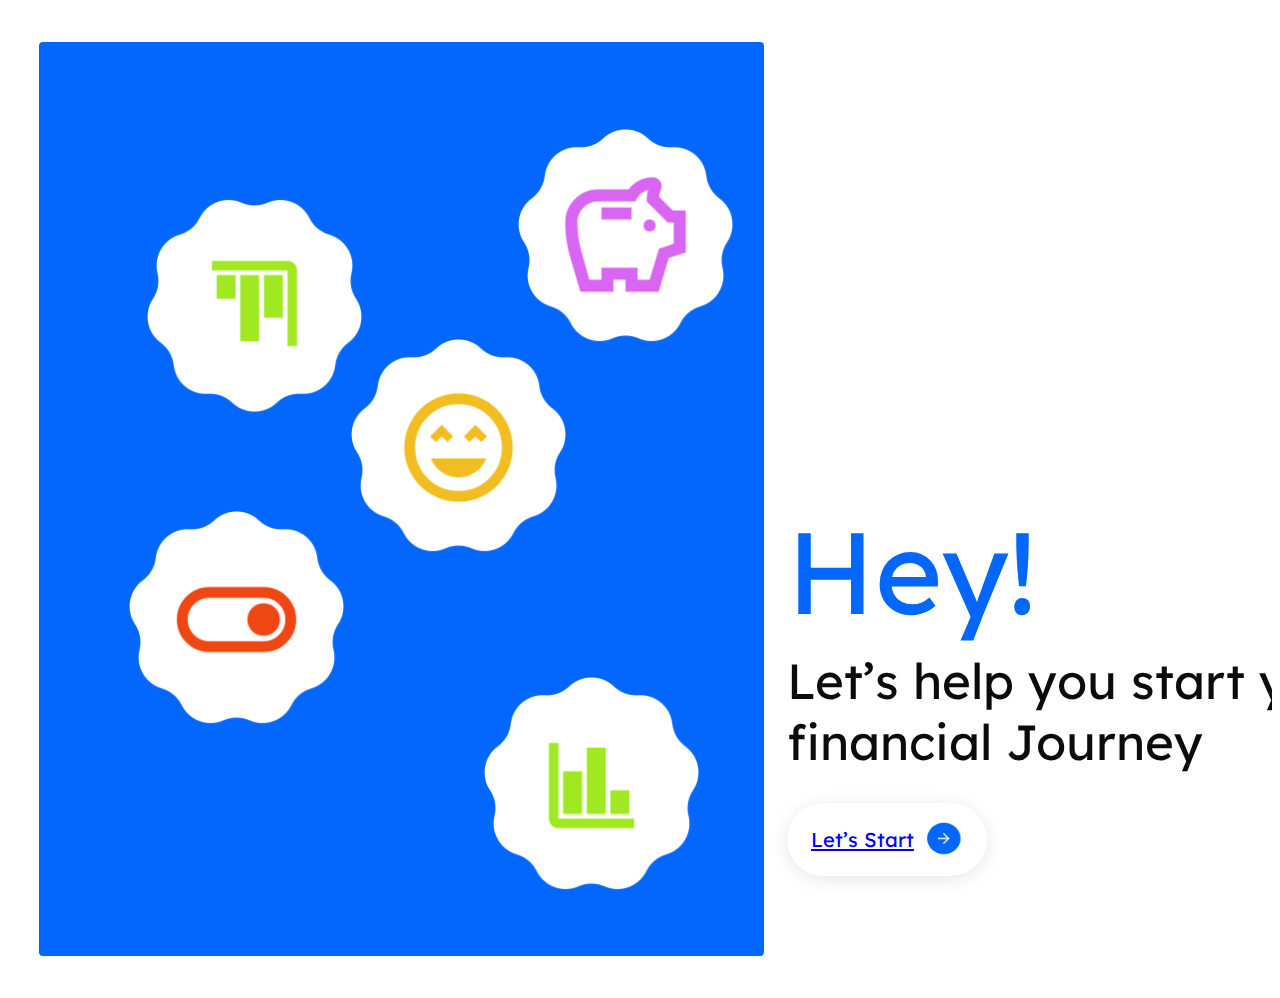
<file: Lens/frontend/index.html>
<!DOCTYPE html>
<html>
<head>
  	<meta charset="utf-8">
  	<meta name="viewport" content="initial-scale=1, width=device-width">
  	
  	<link rel="stylesheet"  href="./styles.css" />
  	<link rel="stylesheet" href="https://fonts.googleapis.com/css2?family=Lexend Deca:wght@400&display=swap" />
  	
  	
  	
</head>
<body>
  	
  	<div class="macbook-pro-14-20">
    		<div class="frame-parent">
      			<div class="star-parent">
        				<img class="frame-child" alt="" src="images/Frame 29.png">
        				
        				
        				
      			</div>
      			<div class="frame-wrapper">
        				<div class="star-group">
          					<img class="frame-child" alt="" src="images/Frame 30.png">
          					
          				
          					
        				</div>
      			</div>
      			<div class="star-container">
        				<img class="frame-child" alt="" src="images/Frame 5.png">
        				
        				
        				
      			</div>
      			<div class="frame-div">
        				<img class="frame-child" alt="" src="images/Frame 4.png">
        				
        				
        				
      			</div>
      			<div class="star-parent1">
        				<img class="frame-child" alt="" src="images/Frame 7.png">
        				
        				
        				
      			</div>
    		</div>
    		<div class="lets-help-you">Let’s help you start your financial Journey</div>
    		<div class="hey">Hey! </div>
    		<a href="question1.html" class="lets-start-parent">
          <div class="lets-start">Let’s Start</div>
          <img class="group-icon" alt="" src="images/Frame 62.png">
        </a>
        
    		<img class="macbook-pro-14-20-child" alt="" src="images/Frame 61.png">
    		
 

      </body>
</html>
</file>
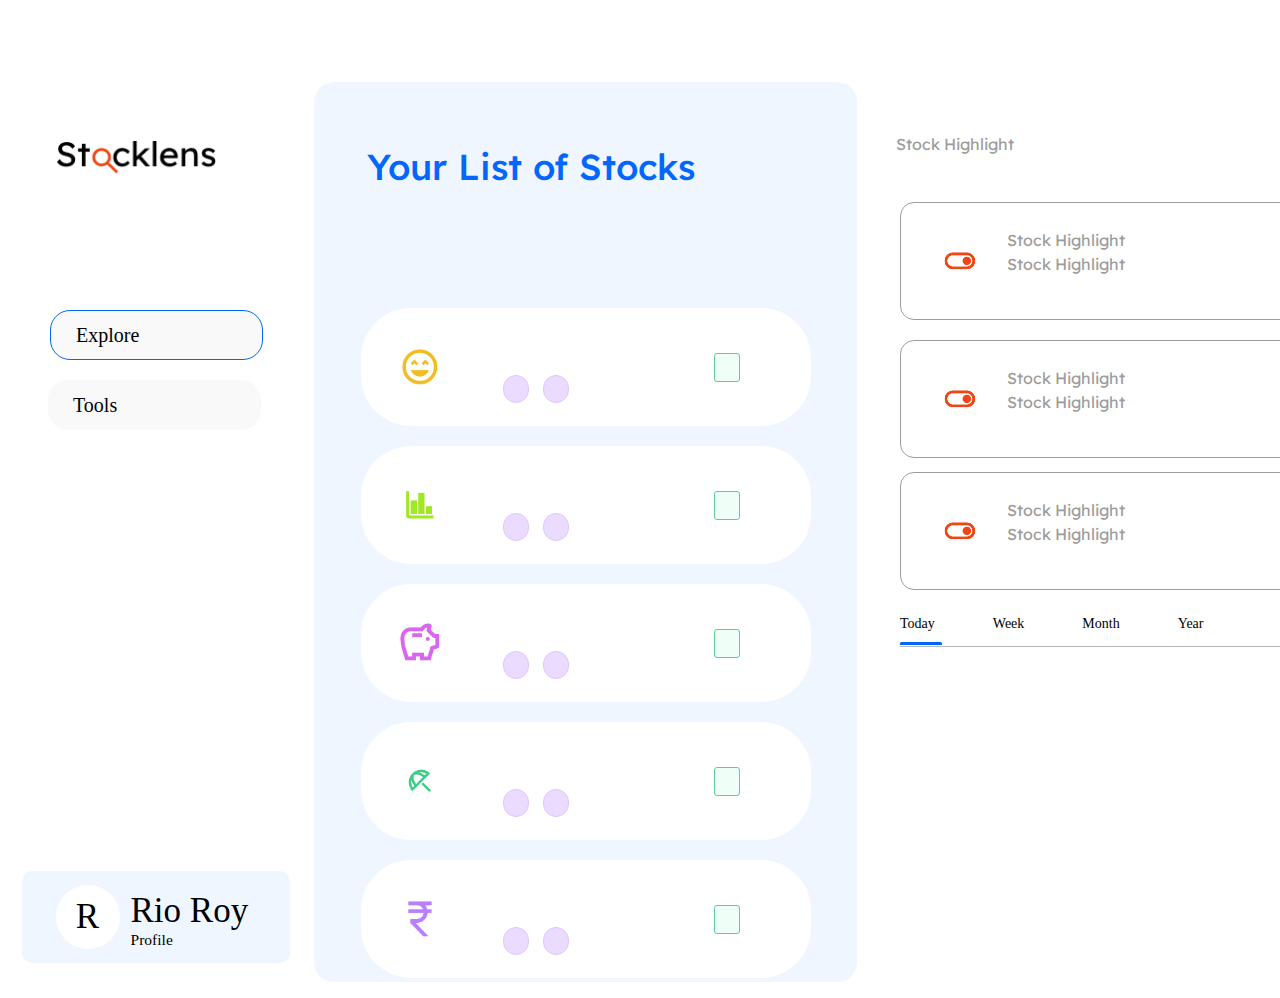
<file: Lens/frontend/lastpage.html>
<!DOCTYPE html>
<html>
<head>
  <meta charset="utf-8">
  <meta name="viewport" content="initial-scale=1, width=device-width">
  <link rel="stylesheet" href="./lastpage.css" />
  <link rel="stylesheet" href="https://fonts.googleapis.com/css2?family=Lexend+Deca:wght@300;400;500&display=swap" />
  <link rel="stylesheet" href="https://fonts.googleapis.com/css2?family=Lexend:wght@400;500&display=swap" />
  <style>
    .explanation-box {
      margin: 24px auto;
      padding: 16px;
      background-color: #f2f5ff;
      border-left: 4px solid #0367fd;
      width: 80%;
      font-family: 'Lexend Deca', sans-serif;
      font-size: 14px;
      line-height: 1.6;
      color: #333;
    }
  </style>
</head>
<body>

  <div class="macbook-pro-14-12">
    <div class="frame-parent">
        
      <div class="your-list-of-stocks-parent">
        <div class="your-list-of">Your List of Stocks</div>
       </div>
      <div class="instance-parent">
        <!-- Repeating block structure -->
        <!-- 8 total cards -->
        <!-- Start Loop -->
        <!-- CARD 1 -->
        <div class="frame-wrapper">
          <div class="frame-group">
            <img class="frame-child" alt="" src="images/Frame 30.png">
            <div class="hdfc-bank-parent">
              <div class="hdfc-bank">&nbsp;</div> <!-- Symbol -->
              <div class="frame-container">
                <div class="medium-wrapper">
                  <div class="medium">&nbsp;</div> <!-- Open Price -->
                </div>
                <div class="medium-wrapper">
                  <div class="medium">&nbsp;</div> <!-- Close Price -->
                </div>
              </div>
            </div>
            <div class="wrapper">
              <div class="div">&nbsp;</div> <!-- Percentage Change -->
            </div>
          </div>
        </div>
    
        <!-- Repeat the same block 7 more times -->
    
        <!-- CARD 2 -->
        <div class="frame-wrapper">
          <div class="frame-group">
            <img class="frame-child" alt="" src="images/Frame 7.png">
            <div class="hdfc-bank-parent">
              <div class="hdfc-bank">&nbsp;</div>
              <div class="frame-container">
                <div class="medium-wrapper">
                  <div class="medium">&nbsp;</div>
                </div>
                <div class="medium-wrapper">
                  <div class="medium">&nbsp;</div>
                </div>
              </div>
            </div>
            <div class="wrapper">
              <div class="div">&nbsp;</div>
            </div>
          </div>
        </div>
    
        <!-- CARD 3 -->
        <div class="frame-wrapper">
          <div class="frame-group">
            <img class="frame-child" alt="" src="images/Frame 4.png">
            <div class="hdfc-bank-parent">
              <div class="hdfc-bank">&nbsp;</div>
              <div class="frame-container">
                <div class="medium-wrapper">
                  <div class="medium">&nbsp;</div>
                </div>
                <div class="medium-wrapper">
                  <div class="medium">&nbsp;</div>
                </div>
              </div>
            </div>
            <div class="wrapper">
              <div class="div">&nbsp;</div>
            </div>
          </div>
        </div>
    
        <!-- CARD 4 -->
        <div class="frame-wrapper">
          <div class="frame-group">
            <img class="frame-child" alt="" src="images/Frame 8.png">
            <div class="hdfc-bank-parent">
              <div class="hdfc-bank">&nbsp;</div>
              <div class="frame-container">
                <div class="medium-wrapper">
                  <div class="medium">&nbsp;</div>
                </div>
                <div class="medium-wrapper">
                  <div class="medium">&nbsp;</div>
                </div>
              </div>
            </div>
            <div class="wrapper">
              <div class="div">&nbsp;</div>
            </div>
          </div>
        </div>
    
        <!-- CARD 5 -->
        <div class="frame-wrapper">
          <div class="frame-group">
            <img class="frame-child" alt="" src="images/Frame 9.png">
            <div class="hdfc-bank-parent">
              <div class="hdfc-bank">&nbsp;</div>
              <div class="frame-container">
                <div class="medium-wrapper">
                  <div class="medium">&nbsp;</div>
                </div>
                <div class="medium-wrapper">
                  <div class="medium">&nbsp;</div>
                </div>
              </div>
            </div>
            <div class="wrapper">
              <div class="div">&nbsp;</div>
            </div>
          </div>
        </div>
    
      </div> <!-- end .instance-parent -->
    </div> <!-- end .frame-parent -->
  
           
  </div>
  <div class="stock-highlight">Stock Highlight</div>
  <div class="frame-parent15">
      <div class="frame-parent16">
          <img class="frame-child5" alt="" src="images/Frame 5.png">
          
          <div class="stock-highlight-parent">
              <div class="hdfc-bank">Stock Highlight</div>
              <div class="stock-highlight2">Stock Highlight</div>
          </div>
      </div>
      <div class="ellipse-parent">
          <div class="group-child">
          </div>
          <div class="group-item">
          </div>
          <div class="div8">75%</div>
      </div>
  </div>
  <div class="frame-parent17">
      <div class="frame-parent16">
          <img class="frame-child5" alt="" src="images/Frame 5.png">
          
          <div class="stock-highlight-parent">
              <div class="hdfc-bank">Stock Highlight</div>
              <div class="stock-highlight2">Stock Highlight</div>
          </div>
      </div>
      <div class="ellipse-parent">
          <div class="group-child">
          </div>
          <div class="group-item">
          </div>
          <div class="div8">75%</div>
      </div>
  </div>
  <div class="frame-parent19">
      <div class="frame-parent16">
          <img class="frame-child5" alt="" src="images/Frame 5.png">
          
          <div class="stock-highlight-parent">
              <div class="hdfc-bank">Stock Highlight</div>
              <div class="stock-highlight2">Stock Highlight</div>
          </div>
      </div>
      <div class="ellipse-parent">
          <div class="group-child">
          </div>
          <div class="group-item">
          </div>
          <div class="div8">75%</div>
      </div>
  </div>
  <div class="macbook-pro-14-12-child">
  </div>
  <div class="today-parent">
      <div class="today">Today</div>
      <div class="today">Week</div>
      <div class="today">Month</div>
      <div class="today">Year</div>
  </div>
  <div class="macbook-pro-14-12-item">
  </div>
  <img class="macbook-pro-14-12-inner" alt="" src="images/Frame 61.png">
  
  <div class="tools-wrapper">
      <div class="medium">Tools</div>
  </div>
  <div class="explore-wrapper">
      <div class="medium">Explore</div>
  </div>
  <div class="macbook-pro-14-12-inner1">
      <div class="frame-parent21">
          <div class="r-wrapper">
              <div class="medium">R</div>
          </div>
          <div class="rio-roy-parent">
              <div class="rio-roy">Rio Roy</div>
              <div class="profile">Profile</div>
          </div>
      </div>
  </div>
  <div class="macbook-pro-14-12-child1">
  </div>
</div>
    <!-- ALL YOUR EXISTING HTML LAYOUT GOES HERE -->
    <!-- ... (we’re omitting repeated divs for brevity) ... -->

    <!-- ✅ Script -->
    <script>
      async function submitRiskProfile() {
        const profile = {
          total_score: parseInt(localStorage.getItem('total_score') || "0")
        };
        console.log("Total score being sent:", profile.total_score);
    
        try {
          const response = await fetch("http://127.0.0.1:8000/recommend/", {
            method: "POST",
            headers: { "Content-Type": "application/json" },
            body: JSON.stringify(profile)
          });
    
          const data = await response.json();
          console.log("Backend response:", data);
    
          populateRecommendations(data.recommended_stocks, data.explanation);
        } catch (error) {
          console.error("Error fetching recommendations:", error);
        }
      }
    
      function populateRecommendations(stocks, explanation) {
        const boxes = document.querySelectorAll('.frame-wrapper');
    
        stocks.slice(0, 5).forEach((stock, i) => {
          const box = boxes[i];
          if (!box) return;
    
          // Symbol
          box.querySelector('.hdfc-bank').innerText = stock.symbol;
    
          // Percentage change
          const percentDiv = box.querySelector('.div');
          percentDiv.innerText = `${stock.percent_change >= 0 ? '+' : ''}${stock.percent_change.toFixed(2)}%`;
          percentDiv.style.color = stock.percent_change >= 0 ? 'green' : 'red';
    
          // Open and Close prices
          const mediums = box.querySelectorAll('.medium');
          if (mediums.length >= 2) {
            mediums[0].innerText = `Open: ₹${stock.open_price.toFixed(2)}`;
            mediums[1].innerText = `Close: ₹${stock.close_price.toFixed(2)}`;
          }
        });
    
        // ✅ GPT Explanation (only once)
        const explanationBox = document.createElement("div");
        explanationBox.className = "explanation-box";
        explanationBox.innerText = explanation;
        document.body.appendChild(explanationBox);
      }
    
      window.onload = submitRiskProfile;
    </script>
    
  </div>
</body>
</html>
</file>
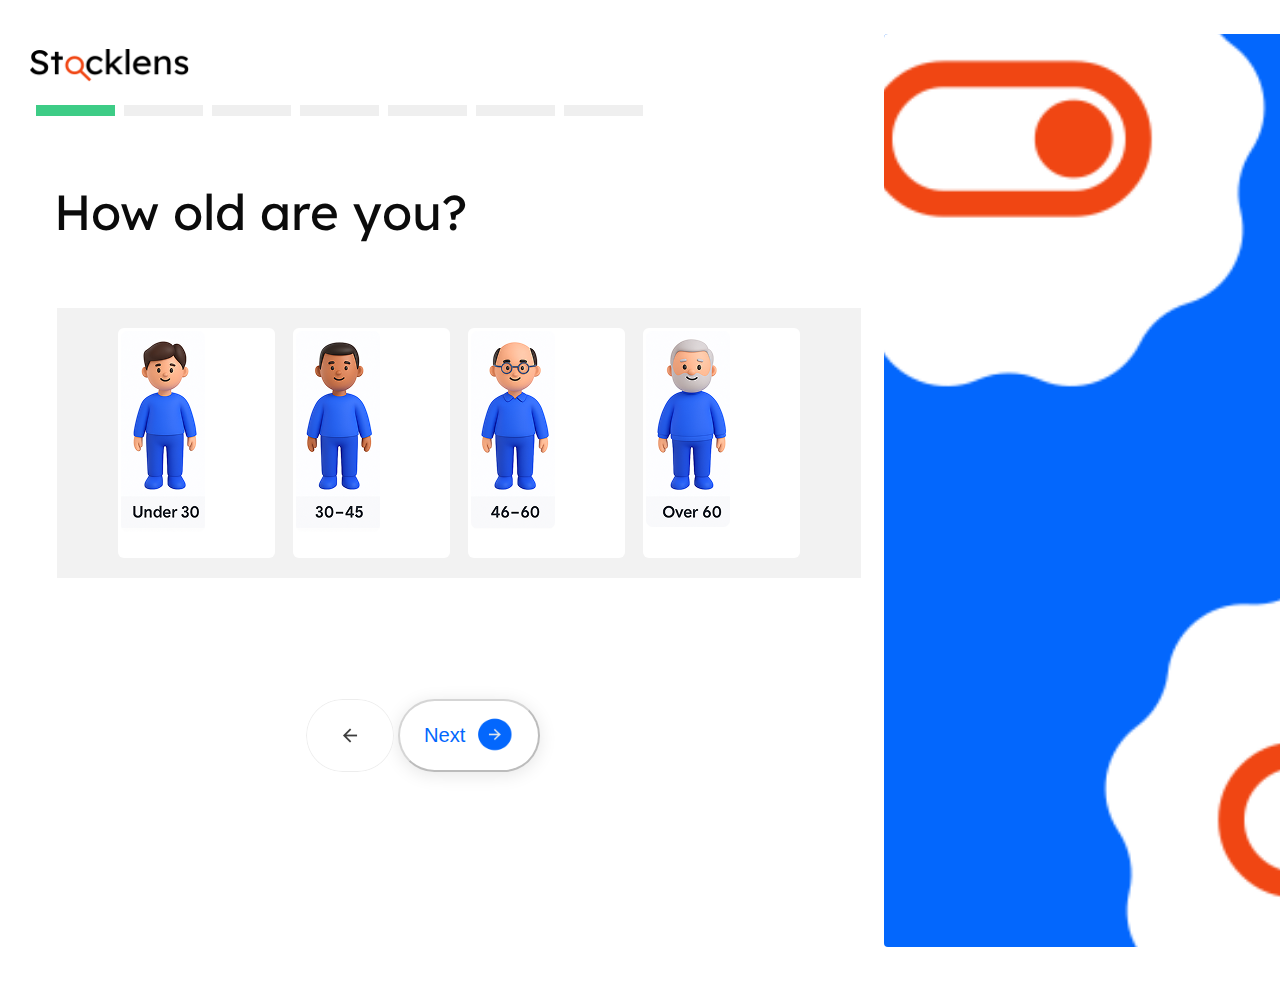
<file: Lens/frontend/question1.html>
<!DOCTYPE html>
<html>
<head>
  <meta charset="utf-8">
  <meta name="viewport" content="initial-scale=1, width=device-width">
  <link rel="stylesheet" href="./styles1.css" />
  <link rel="stylesheet" href="https://fonts.googleapis.com/css2?family=Lexend+Deca:wght@400&display=swap" />
</head>
<body>

  <div class="macbook-pro-14-2">
    <div class="frame-parent">
      <img class="frame-child" alt="" src="images/Frame 5.png">
      <img class="frame-item" alt="" src="images/Frame 5.png">
    </div>

    <img class="macbook-pro-14-2-child" alt="" src="images/Frame 61.png">
    <div class="how-old-are">How old are you?</div>
    
    <form id="ageForm" action="question2.html" method="get">
      <div class="macbook-pro-14-2-inner">
        <div class="frame-group">

          <!-- ✅ Inputs with data-score -->
          <label class="chatgpt-image-apr-10-2025-03-wrapper">
            <input type="radio" name="age" value="under-30" data-score="10" hidden />
            <img src="images/u30.png" alt="Under 30" />
          </label>

          <label class="chatgpt-image-apr-10-2025-03-container">
            <input type="radio" name="age" value="30-45" data-score="8" hidden />
            <img src="images/30.png" alt="30–45" />
          </label>

          <label class="chatgpt-image-apr-10-2025-03-wrapper">
            <input type="radio" name="age" value="46-60" data-score="5" hidden />
            <img src="images/46.png" alt="46–60" />
          </label>

          <label class="chatgpt-image-apr-10-2025-03-wrapper">
            <input type="radio" name="age" value="over-60" data-score="2" hidden />
            <img src="images/60.png" alt="Over 60" />
          </label>

        </div>
      </div>

      <!-- ✅ Submit Button -->
      <button type="submit" id="nextBtn" class="next-parent" disabled>
        <div class="next">Next</div>
        <img class="frame-inner" alt="" src="images/Frame 62.png">
      </button>
    </form>

    <img class="macbook-pro-14-2-item" alt="" src="images/Frame 13.png">

    <!-- Progress Bars -->
    <div class="rectangle-div"></div>
    <div class="macbook-pro-14-2-child1"></div>
    <div class="macbook-pro-14-2-child2"></div>
    <div class="macbook-pro-14-2-child3"></div>
    <div class="macbook-pro-14-2-child4"></div>
    <div class="macbook-pro-14-2-child5"></div>
    <div class="macbook-pro-14-2-child6"></div>
  </div>

  <!-- ✅ JavaScript -->
  <script>
    const radioButtons = document.querySelectorAll('input[name="age"]');
    const nextButton = document.getElementById('nextBtn');

    radioButtons.forEach(radio => {
      radio.addEventListener('change', () => {
        nextButton.disabled = false;
        localStorage.setItem('age', radio.value); // store value
        localStorage.setItem('score_age', radio.dataset.score); // store score
      });
    });
  </script>

</body>
</html>
</file>
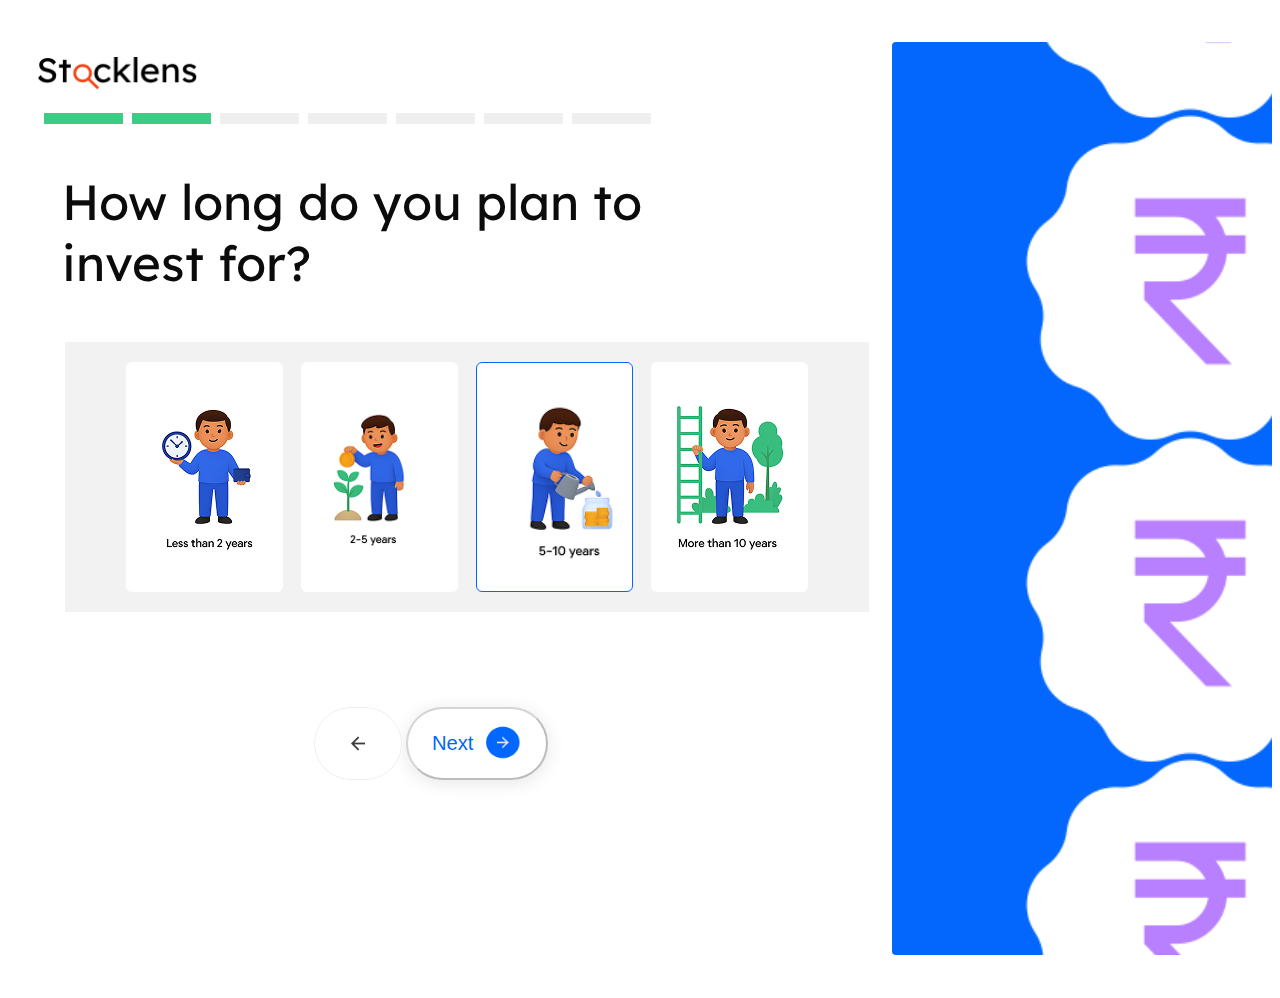
<file: Lens/frontend/question2.html>
<!DOCTYPE html>
<html>
<head>
  <meta charset="utf-8">
  <meta name="viewport" content="initial-scale=1, width=device-width">
  <link rel="stylesheet" href="./styles2.css" />
  <link rel="stylesheet" href="https://fonts.googleapis.com/css2?family=Lexend+Deca:wght@400&display=swap" />
</head>
<body>
  <div class="macbook-pro-14-13">
    <div class="macbook-pro-14-13-inner">
      <div class="frame-parent">
        <!-- Decorative shapes -->
        <div class="star-parent"><img class="frame-child" alt="" src="images/Frame 9.png"></div>
        <div class="star-group"><img class="frame-child" alt="" src="images/Frame 9.png"></div>
        <div class="star-group"><img class="frame-child" alt="" src="images/Frame 9.png"></div>
        <div class="star-group"><img class="frame-child" alt="" src="images/Frame 9.png"></div>
      </div>
    </div>

    <img class="macbook-pro-14-13-child" alt="" src="images/Frame 61.png">
    <div class="how-long-do">How long do you plan to invest for?</div>

    <!-- FORM STARTS -->
    <form id="horizonForm" action="question3.html" method="get">
      <div class="macbook-pro-14-13-inner1">
        <div class="frame-group">
          <label class="chatgpt-image-apr-10-2025-03-wrapper">
            <input type="radio" name="horizon" value="lt-2" data-score="2" hidden />
            <img class="chatgpt-image-apr-10-2025-03" src="images/ChatGPT Image Apr 10, 2025, 03_06_11 PM 1-3.png" alt="Less than 2 years">
          </label>

          <label class="chatgpt-image-apr-10-2025-03-wrapper">
            <input type="radio" name="horizon" value="2-5" data-score="5" hidden />
            <img class="chatgpt-image-apr-10-2025-031" src="images/ChatGPT Image Apr 10, 2025, 03_06_11 PM 1-2.png" alt="2–5 years">
          </label>

          <label class="chatgpt-image-apr-10-2025-03-frame">
            <input type="radio" name="horizon" value="5-10" data-score="8" hidden />
            <img class="chatgpt-image-apr-10-2025-032" src="images/ChatGPT Image Apr 10, 2025, 03_06_11 PM 1-1.png" alt="5–10 years">
          </label>

          <label class="chatgpt-image-apr-10-2025-03-wrapper">
            <input type="radio" name="horizon" value="gt-10" data-score="10" hidden />
            <img class="chatgpt-image-apr-10-2025-03" src="images/ChatGPT Image Apr 10, 2025, 03_06_11 PM 1.png" alt="More than 10 years">
          </label>
        </div>
      </div>

      <button type="submit" id="nextBtn" class="next-parent" disabled>
        <div class="next">Next</div>
        <img class="group-icon" alt="" src="images/Frame 62.png">
      </button>
    </form>

    <img class="macbook-pro-14-13-item" alt="" src="images/Frame 13.png">
    <div class="rectangle-div"></div>
    <div class="macbook-pro-14-13-child1"></div>
    <div class="macbook-pro-14-13-child2"></div>
    <div class="macbook-pro-14-13-child3"></div>
    <div class="macbook-pro-14-13-child4"></div>
    <div class="macbook-pro-14-13-child5"></div>
    <div class="macbook-pro-14-13-child6"></div>
  </div>

  <!-- ✅ JavaScript -->
  <script>
    const radioButtons = document.querySelectorAll('input[name="horizon"]');
    const nextButton = document.getElementById('nextBtn');

    radioButtons.forEach(radio => {
      radio.addEventListener('change', () => {
        nextButton.disabled = false;

        // Remove highlight from all images
        document.querySelectorAll('.chatgpt-image-apr-10-2025-03, .chatgpt-image-apr-10-2025-031, .chatgpt-image-apr-10-2025-032').forEach(img => {
          img.style.border = "none";
        });

        // Highlight selected image
        const selectedImg = radio.nextElementSibling;
        if (selectedImg && selectedImg.tagName === "IMG") {
          selectedImg.style.border = "3px solid #0367fd";
          selectedImg.style.borderRadius = "12px";

          localStorage.setItem('horizon', radio.value); // value
          localStorage.setItem('score_horizon', radio.dataset.score); // score
        }
      });
    });
  </script>

</body>
</html>
</file>
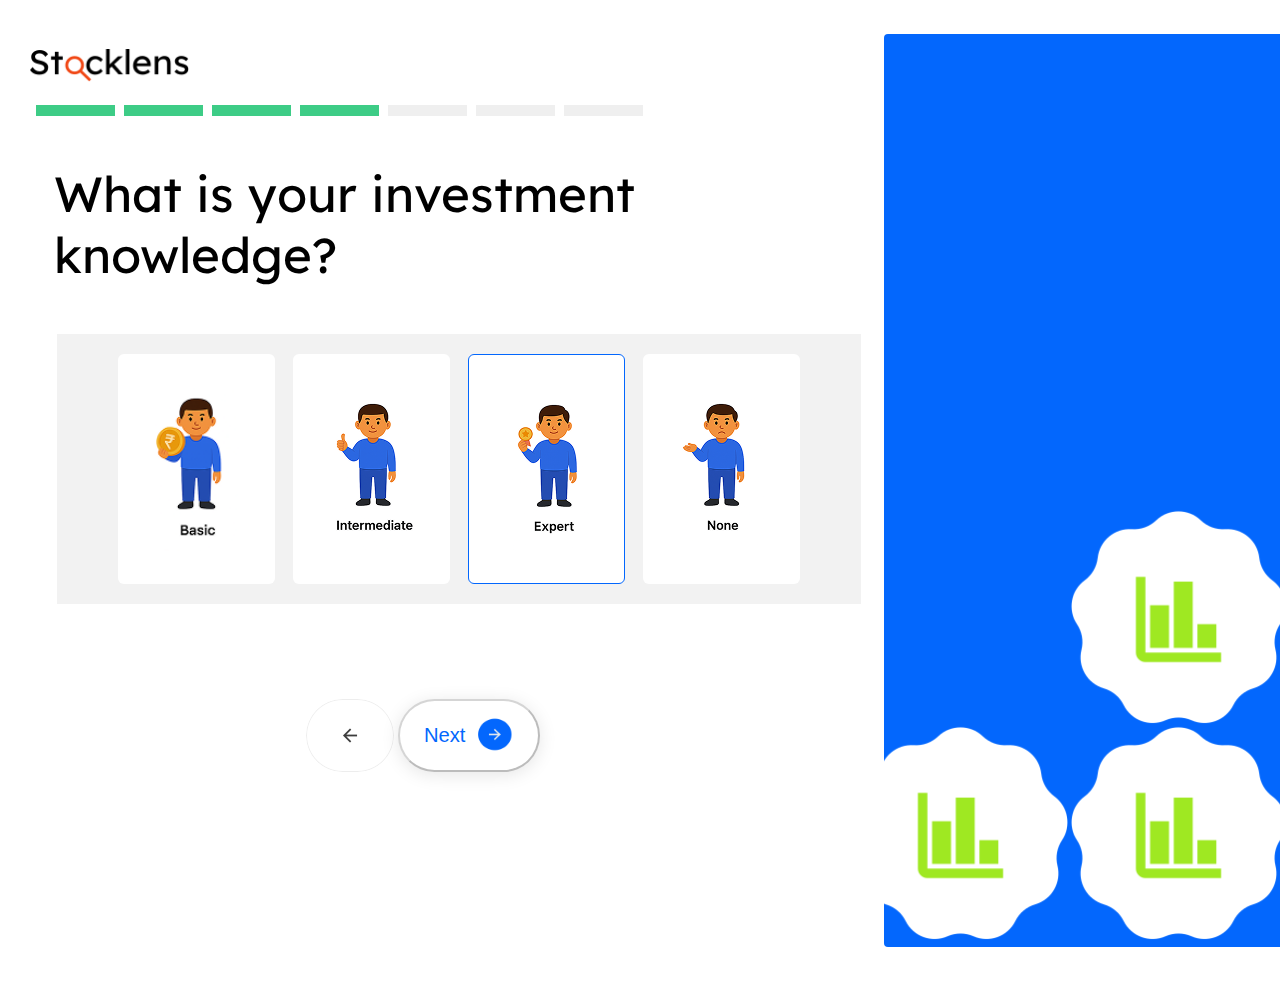
<file: Lens/frontend/question4.html>
<!DOCTYPE html>
<html>
<head>
  <meta charset="utf-8">
  <meta name="viewport" content="initial-scale=1, width=device-width">
  <link rel="stylesheet" href="./styles4.css" />
  <link rel="stylesheet" href="https://fonts.googleapis.com/css2?family=Lexend+Deca:wght@400&display=swap" />
</head>
<body>

  <div class="macbook-pro-14-19">
    <!-- Decorative shapes -->
    <div class="frame-parent">
      <div class="star-parent"><img class="frame-child" alt="" src="images/Frame 29.png"></div>
      <div class="star-group"><img class="frame-child" alt="" src="images/Frame 29.png"></div>
      <div class="star-container"><img class="frame-child" alt="" src="images/Frame 29.png"></div>
      <div class="frame-div"><img class="frame-child" alt="" src="images/Frame 29.png"></div>
      <div class="star-parent1"><img class="frame-child" alt="" src="images/Frame 29.png"></div>
      <div class="star-parent2"><img class="frame-child" alt="" src="images/Frame 29.png"></div>
    </div>

    <img class="macbook-pro-14-19-child" alt="" src="images/Frame 61.png">
    <div class="what-is-your">What is your investment knowledge?</div>
    <img class="macbook-pro-14-19-item" alt="" src="images/Frame 13.png">

    <!-- ✅ Form Starts -->
    <form id="knowledgeForm" action="question5.html" method="get">
      <div class="macbook-pro-14-19-inner">
        <div class="frame-group">

          <label class="chatgpt-image-apr-10-2025-03-parent">
            <input type="radio" name="knowledge" value="basic" data-score="2" hidden />
            <img class="chatgpt-image-apr-10-2025-03" alt="Basic" src="images/basic.png">
          </label>

          <label class="chatgpt-image-apr-10-2025-03-parent">
            <input type="radio" name="knowledge" value="intermediate" data-score="6" hidden />
            <img class="chatgpt-image-apr-10-2025-031" alt="Intermediate" src="images/inter.png">
          </label>

          <label class="chatgpt-image-apr-10-2025-03-wrapper">
            <input type="radio" name="knowledge" value="expert" data-score="10" hidden />
            <img class="chatgpt-image-apr-10-2025-03" alt="Expert" src="images/expert.png">
          </label>

          <label class="chatgpt-image-apr-10-2025-03-parent">
            <input type="radio" name="knowledge" value="none" data-score="0" hidden />
            <img class="chatgpt-image-apr-10-2025-03" alt="None" src="images/none.png">
          </label>

        </div>
      </div>

      <!-- ✅ Next Button -->
      <button type="submit" id="nextBtn" class="next-parent" disabled>
        <div class="next">Next</div>
        <img class="group-icon" alt="" src="images/Frame 62.png">
      </button>
    </form>

    <!-- UI Blocks -->
    <div class="rectangle-div"></div>
    <div class="macbook-pro-14-19-child1"></div>
    <div class="macbook-pro-14-19-child2"></div>
    <div class="macbook-pro-14-19-child3"></div>
    <div class="macbook-pro-14-19-child4"></div>
    <div class="macbook-pro-14-19-child5"></div>
    <div class="macbook-pro-14-19-child6"></div>
  </div>

  <!-- ✅ Script -->
  <script>
    const radios = document.querySelectorAll('input[name="knowledge"]');
    const nextBtn = document.getElementById('nextBtn');

    radios.forEach(radio => {
      radio.addEventListener('change', () => {
        nextBtn.disabled = false;

        // Unhighlight all
        document.querySelectorAll('.chatgpt-image-apr-10-2025-03, .chatgpt-image-apr-10-2025-031').forEach(img => {
          img.style.border = 'none';
        });

        // Highlight selected image
        const selectedImg = radio.nextElementSibling;
        if (selectedImg && selectedImg.tagName === "IMG") {
          selectedImg.style.border = '3px solid #0367fd';
          selectedImg.style.borderRadius = '12px';
        }

        // Store value and score
        localStorage.setItem('knowledge', radio.value);
        localStorage.setItem('score_knowledge', radio.dataset.score);
      });
    });
  </script>

</body>
</html>
</file>
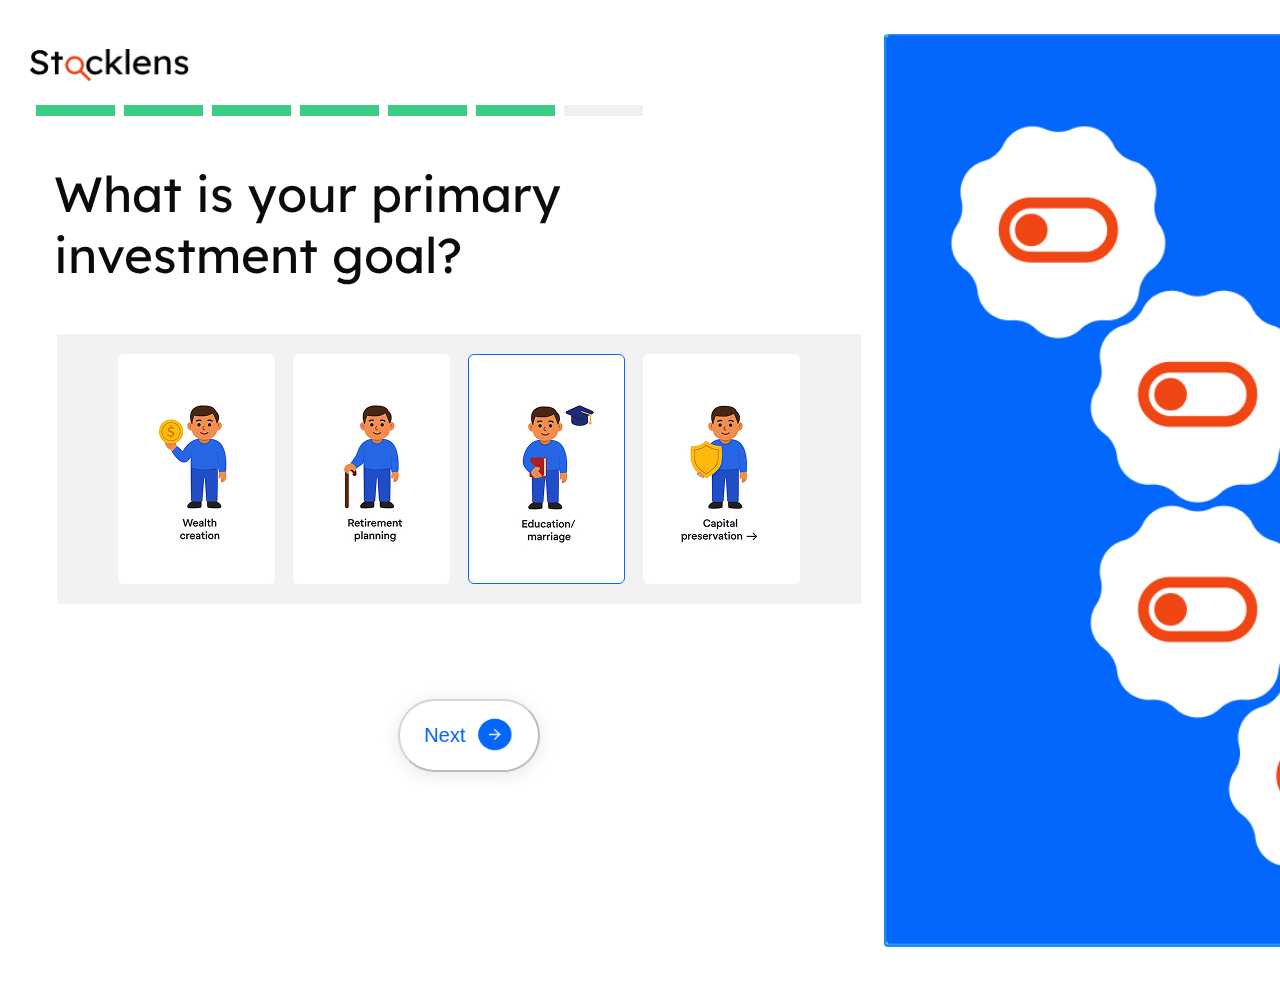
<file: Lens/frontend/question6.html>
<!DOCTYPE html>
<html>
<head>
  <meta charset="utf-8">
  <meta name="viewport" content="initial-scale=1, width=device-width">
  <link rel="stylesheet" href="./styles6.css" />
  <link rel="stylesheet" href="https://fonts.googleapis.com/css2?family=Lexend+Deca:wght@400&display=swap" />
</head>
<body>

  <div class="macbook-pro-14-18">
    <img class="macbook-pro-14-18-child" alt="" src="images/Screenshot 2025-04-19 191243.png">
    <img class="macbook-pro-14-18-item" alt="" src="images/Frame 61.png">
    
    <div class="what-is-your">What is your primary investment goal?</div>

    <!-- ✅ FORM -->
    <form id="goalForm" action="question7.html" method="get">
      <div class="frame-div">
        <div class="frame-parent">

          <label class="chatgpt-image-apr-10-2025-03-wrapper">
            <input type="radio" name="goal" value="wealth-creation" data-score="10" hidden />
            <img class="chatgpt-image-apr-10-2025-03" alt="Wealth Creation" src="images/wealth.jpg" />
          </label>

          <label class="chatgpt-image-apr-10-2025-03-wrapper">
            <input type="radio" name="goal" value="retirement-planning" data-score="7" hidden />
            <img class="chatgpt-image-apr-10-2025-03" alt="Retirement Planning" src="images/retirement.jpg" />
          </label>

          <label class="chatgpt-image-apr-10-2025-03-frame">
            <input type="radio" name="goal" value="education-marriage" data-score="4" hidden />
            <img class="chatgpt-image-apr-10-2025-032" alt="Education/Marriage" src="images/edication.jpg" />
          </label>

          <label class="chatgpt-image-apr-10-2025-03-wrapper">
            <input type="radio" name="goal" value="capital-preservation" data-score="1" hidden />
            <img class="chatgpt-image-apr-10-2025-033" alt="Capital Preservation" src="images/capital.jpg" />
          </label>

        </div>
      </div>

      <!-- ✅ NEXT BUTTON -->
      <button type="submit" id="nextBtn" class="next-parent" disabled>
        <div class="next">Next</div>
        <img class="frame-child" alt="" src="images/Frame 62.png">
      </button>
    </form>

    <!-- Progress and Styling Elements -->
    <div class="rectangle-div"></div>
    <div class="macbook-pro-14-18-child1"></div>
    <div class="macbook-pro-14-18-child2"></div>
    <div class="macbook-pro-14-18-child3"></div>
    <div class="macbook-pro-14-18-child4"></div>
    <div class="macbook-pro-14-18-child5"></div>
    <div class="macbook-pro-14-18-child6"></div>
  </div>

  <!-- ✅ SCRIPT -->
  <script>
    const radios = document.querySelectorAll('input[name="goal"]');
    const nextBtn = document.getElementById('nextBtn');

    radios.forEach(radio => {
      radio.addEventListener('change', () => {
        nextBtn.disabled = false;

        // Remove all highlights
        document.querySelectorAll('.chatgpt-image-apr-10-2025-03, .chatgpt-image-apr-10-2025-032, .chatgpt-image-apr-10-2025-033')
          .forEach(img => {
            img.style.border = 'none';
          });

        // Highlight selected image
        const selectedImg = radio.nextElementSibling;
        if (selectedImg) {
          selectedImg.style.border = '3px solid #0367fd';
          selectedImg.style.borderRadius = '12px';
        }

        // Save value and score
        localStorage.setItem('goal', radio.value);
        localStorage.setItem('score_goal', radio.dataset.score);
      });
    });
  </script>

</body>
</html>
</file>
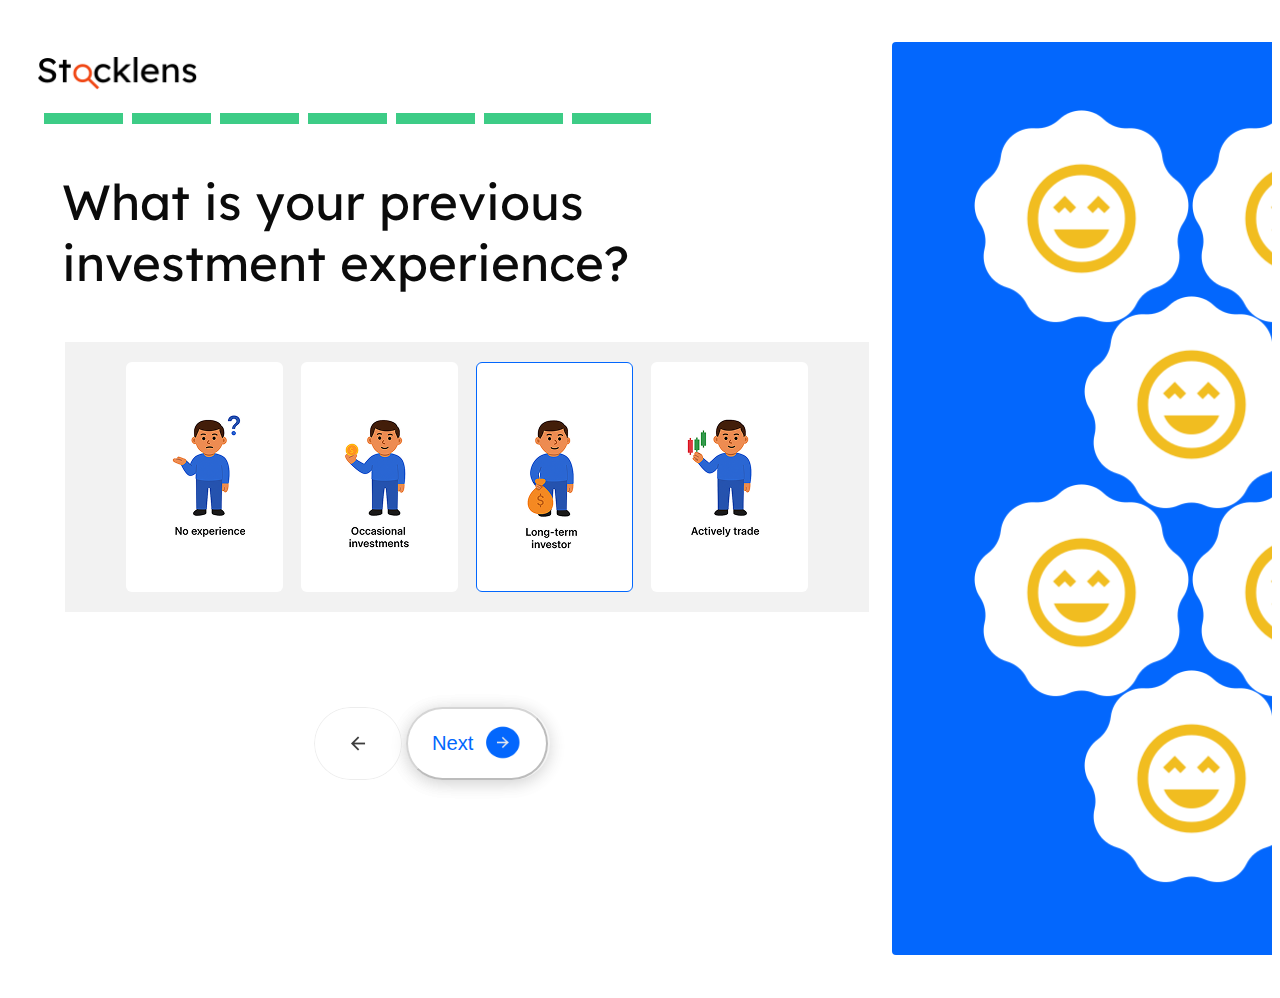
<file: Lens/frontend/question7.html>
<!DOCTYPE html>
<html>
<head>
  	<meta charset="utf-8">
  	<meta name="viewport" content="initial-scale=1, width=device-width">
  	
  	<link rel="stylesheet"  href="./styles7.css" />
  	<link rel="stylesheet" href="https://fonts.googleapis.com/css2?family=Lexend Deca:wght@400&display=swap" />
  	
  	
  	
</head>
<body>
  	
  	<div class="macbook-pro-14-17">
    		<div class="frame-parent">
      			<div class="star-parent">
        				<img class="frame-child" alt="" src="images/Frame 30.png">
        				
        				
        				
      			</div>
      			<div class="star-group">
        				<img class="frame-child" alt="" src="images/Frame 30.png">
        				
        				
        				
      			</div>
      			<div class="star-container">
        				<img class="frame-child" alt="" src="images/Frame 30.png">
        				
        				
        				
      			</div>
      			<div class="frame-div">
        				<img class="frame-child" alt="" src="images/Frame 30.png">
        				
        				
        				
      			</div>
      			<div class="star-parent1">
        				<img class="frame-child" alt="" src="images/Frame 30.png">
        				
        				
        				
      			</div>
      			<div class="star-parent2">
        				<img class="frame-child" alt="" src="images/Frame 30.png">
        				
        				
        				
      			</div>
    		</div>
    		<img class="macbook-pro-14-17-child" alt="" src="images/Frame 61.png">
    		
    		<div class="what-is-your">What is your previous investment experience?</div>
    		<div class="next-parent">
      			<div class="next">Next</div>
      			<img class="group-icon" alt="" src="images/Frame 62.png">
      			
    		</div>
    		<img class="macbook-pro-14-17-item" alt="" src="images/Frame 13.png">
    		
    		<form id="experienceForm" action="lastpage.html" method="get">
                <div class="macbook-pro-14-17-inner">
                  <div class="frame-group">
              
                    <label class="chatgpt-image-apr-10-2025-03-wrapper">
                      <input type="radio" name="experience" value="no-experience" hidden />
                      <img class="chatgpt-image-apr-10-2025-03" alt="No experience" src="images/noexperience.png" />
                    </label>
              
                    <label class="chatgpt-image-apr-10-2025-03-wrapper">
                      <input type="radio" name="experience" value="occasional" hidden />
                      <img class="chatgpt-image-apr-10-2025-03" alt="Occasional investments" src="images/occasional.png" />
                    </label>
              
                    <label class="chatgpt-image-apr-10-2025-03-frame">
                      <input type="radio" name="experience" value="long-term" hidden />
                      <img class="chatgpt-image-apr-10-2025-03" alt="Long-term investor" src="images/longterm.png" />
                    </label>
              
                    <label class="chatgpt-image-apr-10-2025-03-wrapper">
                      <input type="radio" name="experience" value="active-trader" hidden />
                      <img class="chatgpt-image-apr-10-2025-03" alt="Actively trade" src="images/activelytrade.png" />
                    </label>
              
                  </div>
                </div>
              
                <!-- NEXT BUTTON -->
                <button type="submit" id="nextBtn" class="next-parent" disabled>
                  <div class="next">Next</div>
                  <img class="group-icon" alt="" src="images/Frame 62.png">
                </button>
              </form>
              
    		<div class="rectangle-div">
    		</div>
    		<div class="macbook-pro-14-17-child1">
    		</div>
    		<div class="macbook-pro-14-17-child2">
    		</div>
    		<div class="macbook-pro-14-17-child3">
    		</div>
    		<div class="macbook-pro-14-17-child4">
    		</div>
    		<div class="macbook-pro-14-17-child5">
    		</div>
    		<div class="macbook-pro-14-17-child6">
    		</div>
  	</div>
  	
  	
  	<script>
		const radioButtons = document.querySelectorAll('input[name="experience"]');
		const nextButton = document.getElementById('nextBtn');
	  
		radioButtons.forEach(radio => {
		  radio.addEventListener('change', () => {
			nextButton.disabled = false;
	  
			// Optional: highlight selection
			document.querySelectorAll('img.chatgpt-image-apr-10-2025-03').forEach(img => {
			  img.style.border = 'none';
			});
	  
			const selectedImg = radio.nextElementSibling;
			if (selectedImg) {
			  selectedImg.style.border = '3px solid #0367fd';
			  selectedImg.style.borderRadius = '10px';
			}
	  
			// ✅ Save final answer
			localStorage.setItem('experience', radio.value);
		  });
		});
	  
		// ✅ Before submitting form, calculate total score
		document.getElementById('experienceForm').addEventListener('submit', function () {
		  const scores = {
			age: localStorage.getItem('age'),
			horizon: localStorage.getItem('horizon'),
			income: localStorage.getItem('income'),
			knowledge: localStorage.getItem('knowledge'),
			volatility: localStorage.getItem('volatility'),
			goal: localStorage.getItem('goal'),
			experience: localStorage.getItem('experience')
		  };
	  
		  const scoreMap = {
			"under-30": 10, "30-45": 15, "46-60": 10, "over-60": 5,
			"lt-2": 5, "2-5": 10, "5-10": 15, "gt-10": 20,
			"lt-5L": 5, "5-10L": 10, "gt-10L": 15,
			"none": 5, "basic": 10, "intermediate": 15, "expert": 20,
			"not-comfortable": 5, "somewhat-comfortable": 10, "very-comfortable": 15,
			"capital-preservation": 5, "education-marriage": 10, "retirement-planning": 15, "wealth-creation": 20,
			"no-experience": 5, "occasional": 10, "long-term": 15, "active-trader": 20
		  };
	  
		  let total = 0;
		  for (let key in scores) {
			total += scoreMap[scores[key]] || 0;
		  }
	  
		  localStorage.setItem('total_score', total);
		});
	  </script>
	  
      
  	
</body>
</html>
</file>
<file: Lens/frontend/styles.css>
.frame-child {
    width: 242px;
    position: absolute;
    margin: 0 !important;
    top: 0px;
    left: 0px;
    border-radius: 77.44px;
    height: 242px;
    z-index: 0;
}
.frame-icon {
    width: 130.7px;
    position: relative;
    height: 130.7px;
    overflow: hidden;
    flex-shrink: 0;
    z-index: 1;
}
.star-parent {
    position: absolute;
    top: 140px;
    left: 94px;
    width: 242px;
    height: 242px;
    display: flex;
    flex-direction: row;
    align-items: center;
    justify-content: flex-start;
    padding: 55.7px;
    box-sizing: border-box;
    gap: 24.2px;
}
.frame-icon1 {
    width: 92px;
    position: relative;
    height: 92px;
    overflow: hidden;
    flex-shrink: 0;
    z-index: 1;
}
.star-group {
    width: 242px;
    height: 242px;
    display: flex;
    flex-direction: row;
    align-items: center;
    justify-content: flex-start;
    padding: 70.2px 75px;
    box-sizing: border-box;
    position: relative;
    gap: 24.2px;
}
.frame-wrapper {
    position: absolute;
    top: 261px;
    left: 275px;
    display: flex;
    flex-direction: row;
    align-items: center;
    justify-content: flex-start;
    padding: 24.2px;
}
.star-container {
    position: absolute;
    top: 457px;
    left: 77px;
    width: 242px;
    height: 242px;
    display: flex;
    flex-direction: row;
    align-items: center;
    justify-content: flex-start;
    padding: 55.7px;
    box-sizing: border-box;
    gap: 24.2px;
}
.frame-div {
    position: absolute;
    top: 75px;
    left: 466px;
    width: 242px;
    height: 242px;
    display: flex;
    flex-direction: row;
    align-items: center;
    justify-content: flex-start;
    padding: 55.7px;
    box-sizing: border-box;
    gap: 24.2px;
}
.star-parent1 {
    position: absolute;
    top: 623px;
    left: 432px;
    width: 242px;
    height: 242px;
    display: flex;
    flex-direction: row;
    align-items: center;
    justify-content: flex-start;
    padding: 56px;
    box-sizing: border-box;
    gap: 10px;
}
.frame-parent {
    position: absolute;
    top: calc(50% - 457px);
    left: 31px;
    border-radius: 4px;
    background-color: #0367fd;
    width: 725px;
    height: 914px;
    overflow: hidden;
}
.lets-help-you {
    position: absolute;
    top: 642px;
    left: 779px;
    color: #0b0b0b;
    display: inline-block;
    width: 650px;
}
.hey {
    position: absolute;
    top: 491px;
    left: 779px;
    font-size: 115.38px;
}
.lets-start {
    position: relative;
}
.group-icon {
    width: 40px;
    position: relative;
    height: 40px;
}
.lets-start-parent {
    position: absolute;
    top: 795px;
    left: 779px;
    box-shadow: 0px 3px 18.1px rgba(0, 0, 0, 0.1);
    border-radius: 120px;
    background-color: #fff;
    height: 73px;
    display: flex;
    flex-direction: row;
    align-items: center;
    justify-content: center;
    padding: 11px 24px;
    box-sizing: border-box;
    gap: 9px;
    font-size: 20.18px;
}
.macbook-pro-14-20-child {
    position: absolute;
    top: 40px;
    left: 1303px;
    width: 159.2px;
    height: 33.3px;
}
.macbook-pro-14-20 {
    width: 100%;
    position: relative;
    background-color: #fff;
    height: 982px;
    overflow: hidden;
    text-align: left;
    font-size: 49.2px;
    color: #0367fd;
    font-family: 'Lexend Deca';
}
</file>
<file: Lens/frontend/lastpage.css>
.frame-child {
    width: 78px;
    position: relative;
    border-radius: 70px;
    height: 78px;
    overflow: hidden;
    flex-shrink: 0;
    object-fit: cover;
}
.hdfc-bank {
    align-self: stretch;
    position: relative;
}
.medium {
    position: relative;
    font-weight: 300;
}
.medium-wrapper {
    border-radius: 20px;
    background-color: #ebdcff;
    border: 1px solid #dec5fe;
    overflow: hidden;
    display: flex;
    flex-direction: row;
    align-items: center;
    justify-content: center;
    padding: 4px 10px;
}
.frame-container {
    align-self: stretch;
    display: flex;
    flex-direction: row;
    align-items: center;
    justify-content: flex-start;
    gap: 14px;
    font-size: 14px;
}
.hdfc-bank-parent {
    width: 167px;
    display: flex;
    flex-direction: column;
    align-items: flex-start;
    justify-content: flex-start;
    gap: 14px;
}
.div {
    position: relative;
}
.wrapper {
    border-radius: 3px;
    background-color: #effff7;
    border: 1px solid #5bd096;
    overflow: hidden;
    display: flex;
    flex-direction: row;
    align-items: center;
    justify-content: center;
    padding: 4px 10px;
    font-size: 15px;
    color: #3dcc86;
}
.frame-group {
    align-self: stretch;
    display: flex;
    flex-direction: row;
    align-items: center;
    justify-content: flex-start;
    gap: 44px;
}
.frame-wrapper {
    align-self: stretch;
    border-radius: 50px;
    background-color: #fff;
    overflow: hidden;
    display: flex;
    flex-direction: column;
    align-items: center;
    justify-content: space-evenly;
    padding: 20px;
}
.medium-container {
    border-radius: 20px;
    background-color: #ffdcdc;
    border: 1px solid #fec5c6;
    overflow: hidden;
    display: flex;
    flex-direction: row;
    align-items: center;
    justify-content: center;
    padding: 4px 10px;
}
.container {
    border-radius: 3px;
    background-color: #ffefef;
    border: 1px solid #d05b5b;
    overflow: hidden;
    display: flex;
    flex-direction: row;
    align-items: center;
    justify-content: center;
    padding: 4px 10px;
    font-size: 15px;
    color: #cc3d3d;
}
.medium-frame {
    border-radius: 20px;
    background-color: #dcffdf;
    border: 1px solid #c5fed0;
    overflow: hidden;
    display: flex;
    flex-direction: row;
    align-items: center;
    justify-content: center;
    padding: 4px 10px;
}
.banking-frame {
    border-radius: 20px;
    background-color: #dceaff;
    border: 1px solid #c5d8fe;
    overflow: hidden;
    display: flex;
    flex-direction: row;
    align-items: center;
    justify-content: center;
    padding: 4px 10px;
}
.frame-wrapper1 {
    align-self: stretch;
    box-shadow: 0px 1px 14.4px rgba(0, 0, 0, 0.04);
    border-radius: 8px;
    background-color: #fff;
    border: 1px solid #6ea8ff;
    overflow: hidden;
    display: flex;
    flex-direction: column;
    align-items: center;
    justify-content: center;
    padding: 24px;
}
.instance-parent {
    position: absolute;
    top: 226px;
    left: 47px;
    width: 450px;
    display: flex;
    flex-direction: column;
    align-items: flex-start;
    justify-content: flex-start;
    gap: 20px;
}
.your-list-of {
    align-self: stretch;
    position: relative;
    font-weight: 500;
}
.jun-10-2024 {
    align-self: stretch;
    position: relative;
    font-size: 24px;
    color: #000;
}
.your-list-of-stocks-parent {
    position: absolute;
    top: 62px;
    left: 53px;
    width: 330px;
    display: flex;
    flex-direction: column;
    align-items: flex-start;
    justify-content: flex-start;
    font-size: 36px;
    color: #0367fd;
    font-family: Lexend;
}
.material-symbolssearch-rounde-icon {
    width: 24px;
    position: relative;
    max-height: 100%;
    overflow: hidden;
    flex-shrink: 0;
}
.material-symbolssearch-rounde-parent {
    position: absolute;
    top: 164px;
    left: 341px;
    border-radius: 20px;
    background-color: #fff;
    overflow: hidden;
    display: flex;
    flex-direction: row;
    align-items: center;
    justify-content: center;
    padding: 9px 14px;
    gap: 10px;
    font-size: 14px;
    color: #8b8b8b;
}
.rectangle-div {
    position: absolute;
    top: 241px;
    left: 517px;
    border-radius: 60px;
    background-color: #d9d9d9;
    width: 5px;
    height: 65px;
}
.frame-parent {
    position: absolute;
    top: 74px;
    left: 306px;
    border-radius: 20px;
    background-color: #eff6ff;
    width: 543px;
    height: 900px;
    overflow-y: auto; /* Use auto instead of scroll */
    padding: 24px;
    box-sizing: border-box;
    display: flex;
    flex-direction: column;
    justify-content: space-evenly;
    gap: 20px; /* Reduce gap slightly if needed */
}

.stock-highlight {
    position: absolute;
    top: 134px;
    left: 896px;
    font-family: Lexend;
    color: #9c9c9c;
    display: inline-block;
    width: 330px;
}
.frame-child5 {
    width: 62px;
    border-radius: 9px;
    height: 62px;
    overflow: hidden;
    flex-shrink: 0;
}
.stock-highlight2 {
    align-self: stretch;
    position: relative;
    font-size: 16px;
}
.stock-highlight-parent {
    width: 330px;
    display: flex;
    flex-direction: column;
    align-items: flex-start;
    justify-content: flex-start;
    gap: 4px;
}
.frame-parent16 {
    display: flex;
    flex-direction: row;
    align-items: flex-start;
    justify-content: flex-start;
    gap: 16px;
}
.group-child {
    position: absolute;
    top: 0px;
    left: 0px;
    border-radius: 50%;
    background-color: #d9d9d9;
    width: 76px;
    height: 76px;
}
.group-item {
    position: absolute;
    top: 0px;
    left: 0px;
    border-radius: 50%;
    background-color: #b880ff;
    width: 76px;
    height: 76px;
}
.div8 {
    position: absolute;
    top: 25.44px;
    left: 18.21px;
}
.ellipse-parent {
    width: 76px;
    position: relative;
    height: 76px;
    font-size: 20.1px;
    color: #000;
}
.frame-parent15 {
    position: absolute;
    top: 202px;
    left: 900px;
    border-radius: 14px;
    border: 1px solid #9d9d9d;
    overflow: hidden;
    display: flex;
    flex-direction: row;
    align-items: center;
    justify-content: flex-start;
    padding: 20px 43px 20px 28px;
    gap: 3px;
    color: #9c9c9c;
    font-family: Lexend;
}
.frame-parent17 {
    position: absolute;
    top: 340px;
    left: 900px;
    border-radius: 14px;
    border: 1px solid #9d9d9d;
    box-sizing: border-box;
    width: 559px;
    overflow: hidden;
    display: flex;
    flex-direction: row;
    align-items: center;
    justify-content: flex-start;
    padding: 20px 43px 20px 28px;
    gap: 3px;
    color: #9c9c9c;
    font-family: Lexend;
}
.frame-parent19 {
    position: absolute;
    top: 472px;
    left: 900px;
    border-radius: 14px;
    border: 1px solid #9d9d9d;
    overflow: hidden;
    display: flex;
    flex-direction: row;
    align-items: center;
    justify-content: flex-start;
    padding: 20px 43px 20px 28px;
    gap: 3px;
    color: #9c9c9c;
    font-family: Lexend;
}
.macbook-pro-14-12-child {
    position: absolute;
    top: 645.5px;
    left: 899.5px;
    border-top: 1px solid #b9b9b9;
    box-sizing: border-box;
    width: 560px;
    height: 1px;
}
.today {
    position: relative;
    font-weight: 500;
}
.today-parent {
    position: absolute;
    top: 616px;
    left: 900px;
    display: flex;
    flex-direction: row;
    align-items: center;
    justify-content: flex-start;
    gap: 58px;
    font-size: 14px;
}
.macbook-pro-14-12-item {
    position: absolute;
    top: 642px;
    left: 900px;
    border-radius: 1.5px 1.5px 0px 0px;
    background-color: #0367fd;
    width: 42px;
    height: 3px;
}
.macbook-pro-14-12-inner {
    position: absolute;
    top: 141px;
    left: 57px;
    width: 159.2px;
    height: 33.3px;
}
.tools-wrapper {
    position: absolute;
    top: 380px;
    left: 48px;
    border-radius: 20px;
    background-color: #f9f9f9;
    width: 213px;
    height: 50px;
    overflow: hidden;
    display: flex;
    flex-direction: row;
    align-items: center;
    justify-content: flex-start;
    padding: 4px 10px 4px 25px;
    box-sizing: border-box;
    font-size: 20px;
}
.explore-wrapper {
    position: absolute;
    top: 310px;
    left: 50px;
    border-radius: 20px;
    background-color: #f9f9f9;
    border: 1px solid #0367fd;
    box-sizing: border-box;
    width: 213px;
    height: 50px;
    overflow: hidden;
    display: flex;
    flex-direction: row;
    align-items: center;
    justify-content: flex-start;
    padding: 4px 10px 4px 25px;
    font-size: 20px;
}
.r-wrapper {
    width: 64px;
    border-radius: 90px;
    background-color: #fff;
    height: 64px;
    display: flex;
    flex-direction: column;
    align-items: center;
    justify-content: center;
    padding: 10px;
    box-sizing: border-box;
}
.rio-roy {
    align-self: stretch;
    position: relative;
    font-weight: 300;
}
.profile {
    align-self: stretch;
    position: relative;
    font-size: 15.56px;
    font-weight: 300;
}
.rio-roy-parent {
    width: 126px;
    display: flex;
    flex-direction: column;
    align-items: flex-start;
    justify-content: flex-start;
}
.frame-parent21 {
    display: flex;
    flex-direction: row;
    align-items: flex-end;
    justify-content: flex-start;
    gap: 11px;
}
.macbook-pro-14-12-inner1 {
    position: absolute;
    top: 871px;
    left: 22px;
    border-radius: 10px;
    background-color: #eff6ff;
    width: 268px;
    overflow: hidden;
    display: flex;
    flex-direction: column;
    align-items: center;
    justify-content: center;
    padding: 14px 17px;
    box-sizing: border-box;
    font-size: 35px;
}
.macbook-pro-14-12-child1 {
    position: absolute;
    top: 668px;
    left: 900px;
    width: 559px;
    height: 285px;
    overflow: hidden;
}
.macbook-pro-14-12 {
    width: 100%;
    position: relative;
    background-color: #fff;
    height: 982px;
    overflow: hidden;
    text-align: left;
    font-size: 24px;
    color: #000;
    font-family: 'Lexend Deca';
}
</file>
<file: Lens/frontend/styles1.css>
.frame-child {
    position: absolute;
    top: 498px;
    left: 189px;
    width: 577.8px;
    height: 577.8px;
    object-fit: contain;
}
.frame-item {
    position: absolute;
    top: -183px;
    left: -163px;
    width: 577.8px;
    height: 577.8px;
    object-fit: contain;
}
.frame-parent {
    position: absolute;
    top: calc(50% - 457px);
    left: 884px;
    border-radius: 4px;
    background-color: #0367fd;
    width: 597px;
    height: 913px;
    overflow: hidden;
}
.macbook-pro-14-2-child {
    position: absolute;
    top: 49px;
    left: 30px;
    width: 159.2px;
    height: 33.3px;
}
.how-old-are {
    position: absolute;
    top: 181px;
    left: 54px;
    display: inline-block;
    width: 650px;
}
.next {
    position: relative;
}
.frame-inner {
    width: 40px;
    position: relative;
    height: 40px;
}
.next-parent {
    position: absolute;
    top: 699px;
    left: 398px;
    box-shadow: 0px 3px 18.1px rgba(0, 0, 0, 0.1);
    border-radius: 120px;
    background-color: #fff;
    height: 73px;
    display: flex;
    flex-direction: row;
    align-items: center;
    justify-content: center;
    padding: 11px 24px;
    box-sizing: border-box;
    gap: 9px;
    font-size: 20.18px;
    color: #0367fd;
}
.macbook-pro-14-2-item {
    position: absolute;
    top: 699px;
    left: 306px;
    border-radius: 120px;
    width: 88px;
    height: 73px;
}
.chatgpt-image-apr-10-2025-03 {
    position: absolute;
    top: 9px;
    left: 33px;
    width: 84px;
    height: 201px;
    object-fit: cover;
}
.chatgpt-image-apr-10-2025-03-wrapper {
    width: 157px;
    position: relative;
    border-radius: 6px;
    background-color: #fff;
    height: 230px;
    overflow: hidden;
    flex-shrink: 0;
}
.chatgpt-image-apr-10-2025-03-container {
    width: 157px;
    position: relative;
    border-radius: 6px;
    background-color: #fff;
    box-sizing: border-box;
    height: 230px;
    overflow: hidden;
    flex-shrink: 0;
}
.chatgpt-image-apr-10-2025-032 {
    position: absolute;
    top: 9px;
    left: 33px;
    width: 84px;
    height: 198px;
    object-fit: cover;
}
.chatgpt-image-apr-10-2025-033 {
    position: absolute;
    top: 9px;
    left: 33px;
    width: 84px;
    height: 196px;
    object-fit: cover;
}
.frame-group {
    align-self: stretch;
    display: flex;
    flex-direction: row;
    align-items: center;
    justify-content: flex-start;
    gap: 18px;
}
.macbook-pro-14-2-inner {
    position: absolute;
    top: 308px;
    left: 57px;
    background-color: #f2f2f2;
    width: 804px;
    overflow: hidden;
    display: flex;
    flex-direction: column;
    align-items: flex-start;
    justify-content: flex-start;
    padding: 20px 61px;
    box-sizing: border-box;
}
.rectangle-div {
    position: absolute;
    top: 105px;
    left: 36px;
    background-color: #3dcc86;
    width: 79px;
    height: 11px;
}
.macbook-pro-14-2-child1 {
    position: absolute;
    top: 105px;
    left: 124px;
    background-color: #efefef;
    width: 79px;
    height: 11px;
}
.macbook-pro-14-2-child2 {
    position: absolute;
    top: 105px;
    left: 212px;
    background-color: #efefef;
    width: 79px;
    height: 11px;
}
.macbook-pro-14-2-child3 {
    position: absolute;
    top: 105px;
    left: 300px;
    background-color: #efefef;
    width: 79px;
    height: 11px;
}
.macbook-pro-14-2-child4 {
    position: absolute;
    top: 105px;
    left: 388px;
    background-color: #efefef;
    width: 79px;
    height: 11px;
}
.macbook-pro-14-2-child5 {
    position: absolute;
    top: 105px;
    left: 476px;
    background-color: #efefef;
    width: 79px;
    height: 11px;
}
.macbook-pro-14-2-child6 {
    position: absolute;
    top: 105px;
    left: 564px;
    background-color: #efefef;
    width: 79px;
    height: 11px;
}
.macbook-pro-14-2 {
    width: 100%;
    position: relative;
    background-color: #fff;
    height: 982px;
    overflow: hidden;
    text-align: left;
    font-size: 49.2px;
    color: #0b0b0b;
    font-family: 'Lexend Deca';
}


body {
    margin: 0;
    line-height: normal;
}

input[type="radio"] {
  display: none;
}

label img {
  border: 3px solid transparent;
  border-radius: 10px;
  cursor: pointer;
  transition: 0.3s ease;
}

input[type="radio"]:checked + img {
  border-color: #007bff;
  background-color: #e0f0ff;
}
</file>
<file: Lens/frontend/styles2.css>
.frame-child {
    width: 370px;
    position: absolute;
    margin: 0 !important;
    top: 0px;
    left: 0px;
    border-radius: 118.4px;
    height: 370px;
    z-index: 0;
}
.vector-icon {
    width: 111px;
    position: relative;
    height: 166.5px;
}
.frame1 {
    position: absolute;
    top: calc(50% - 109.15px);
    left: calc(50% - 111px);
    overflow: hidden;
    display: flex;
    flex-direction: row;
    align-items: center;
    justify-content: flex-start;
    padding: 25.9px 55.5px;
}
.frame {
    width: 199.8px;
    position: relative;
    height: 199.8px;
    overflow: hidden;
    flex-shrink: 0;
    z-index: 1;
}
.star-parent {
    align-self: stretch;
    height: 370px;
    display: flex;
    flex-direction: row;
    align-items: center;
    justify-content: flex-start;
    padding: 85.6px;
    box-sizing: border-box;
    position: relative;
    gap: 15.3px;
}
.star-group {
    align-self: stretch;
    height: 370px;
    display: flex;
    flex-direction: row;
    align-items: center;
    justify-content: flex-start;
    padding: 85.6px;
    box-sizing: border-box;
    position: relative;
    gap: 15.3px;
    margin-top: -48px;
}
.frame-parent {
    position: absolute;
    top: -267px;
    left: 114px;
    width: 370px;
    display: flex;
    flex-direction: column;
    align-items: flex-start;
    justify-content: flex-start;
}
.macbook-pro-14-13-inner {
    position: absolute;
    top: calc(50% - 457px);
    left: 884px;
    border-radius: 4px;
    background-color: #0367fd;
    width: 597px;
    height: 913px;
    overflow: hidden;
}
.macbook-pro-14-13-child {
    position: absolute;
    top: 49px;
    left: 30px;
    width: 159.2px;
    height: 33.3px;
}
.how-long-do {
    position: absolute;
    top: 163px;
    left: 54px;
    display: inline-block;
    width: 650px;
}
.next {
    position: relative;
}
.group-icon {
    width: 40px;
    position: relative;
    height: 40px;
}
.next-parent {
    position: absolute;
    top: 699px;
    left: 398px;
    box-shadow: 0px 3px 18.1px rgba(0, 0, 0, 0.1);
    border-radius: 120px;
    background-color: #fff;
    height: 73px;
    display: flex;
    flex-direction: row;
    align-items: center;
    justify-content: center;
    padding: 11px 24px;
    box-sizing: border-box;
    gap: 9px;
    font-size: 20.18px;
    color: #0367fd;
}
.macbook-pro-14-13-item {
    position: absolute;
    top: 699px;
    left: 306px;
    border-radius: 120px;
    width: 88px;
    height: 73px;
}
.chatgpt-image-apr-10-2025-03 {
    position: absolute;
    top: 19px;
    left: 23px;
    width: 112px;
    height: 191px;
    object-fit: cover;
}
.chatgpt-image-apr-10-2025-03-wrapper {
    width: 157px;
    position: relative;
    border-radius: 6px;
    background-color: #fff;
    height: 230px;
    overflow: hidden;
    flex-shrink: 0;
}
.chatgpt-image-apr-10-2025-031 {
    position: absolute;
    top: 35.2px;
    left: 32px;
    width: 93px;
    height: 158.6px;
    object-fit: cover;
}
.chatgpt-image-apr-10-2025-032 {
    position: absolute;
    top: 27px;
    left: 39px;
    width: 99px;
    height: 175px;
    object-fit: cover;
}
.chatgpt-image-apr-10-2025-03-frame {
    width: 157px;
    position: relative;
    border-radius: 6px;
    background-color: #fff;
    border: 1px solid #0367fd;
    box-sizing: border-box;
    height: 230px;
    overflow: hidden;
    flex-shrink: 0;
}
.frame-group {
    align-self: stretch;
    display: flex;
    flex-direction: row;
    align-items: center;
    justify-content: flex-start;
    gap: 18px;
}
.macbook-pro-14-13-inner1 {
    position: absolute;
    top: 334px;
    left: 57px;
    background-color: #f2f2f2;
    width: 804px;
    overflow: hidden;
    display: flex;
    flex-direction: column;
    align-items: flex-start;
    justify-content: flex-start;
    padding: 20px 61px;
    box-sizing: border-box;
}
.rectangle-div {
    position: absolute;
    top: 105px;
    left: 36px;
    background-color: #3dcc86;
    width: 79px;
    height: 11px;
}
.macbook-pro-14-13-child1 {
    position: absolute;
    top: 105px;
    left: 124px;
    background-color: #3dcc86;
    width: 79px;
    height: 11px;
}
.macbook-pro-14-13-child2 {
    position: absolute;
    top: 105px;
    left: 212px;
    background-color: #efefef;
    width: 79px;
    height: 11px;
}
.macbook-pro-14-13-child3 {
    position: absolute;
    top: 105px;
    left: 300px;
    background-color: #efefef;
    width: 79px;
    height: 11px;
}
.macbook-pro-14-13-child4 {
    position: absolute;
    top: 105px;
    left: 388px;
    background-color: #efefef;
    width: 79px;
    height: 11px;
}
.macbook-pro-14-13-child5 {
    position: absolute;
    top: 105px;
    left: 476px;
    background-color: #efefef;
    width: 79px;
    height: 11px;
}
.macbook-pro-14-13-child6 {
    position: absolute;
    top: 105px;
    left: 564px;
    background-color: #efefef;
    width: 79px;
    height: 11px;
}
.macbook-pro-14-13 {
    width: 100%;
    position: relative;
    background-color: #fff;
    height: 982px;
    overflow: hidden;
    text-align: left;
    font-size: 49.2px;
    color: #0b0b0b;
    font-family: 'Lexend Deca';
}

input[type="radio"]:checked + img {
    border: 3px solid #0367fd;
    border-radius: 12px;
  }
</file>
<file: Lens/frontend/styles4.css>
.frame-child {
    width: 242px;
    position: absolute;
    margin: 0 !important;
    top: 0px;
    left: 0px;
    border-radius: 77.44px;
    height: 242px;
    transform:  rotate(180deg);
    z-index: 0;
}
.finance-24dp-e8eaed-fill0-wght-icon {
    width: 114px;
    position: relative;
    height: 114px;
    overflow: hidden;
    flex-shrink: 0;
    transform:  rotate(180deg);
    z-index: 1;
}
.star-parent {
    position: absolute;
    top: 232px;
    left: 641px;
    width: 242px;
    height: 242px;
    display: flex;
    flex-direction: row;
    align-items: center;
    justify-content: space-between;
    padding: 55.7px;
    box-sizing: border-box;
    gap: 0px;
    transform:  rotate(-180deg);
    transform-origin: 0 0;
}
.star-group {
    position: absolute;
    top: 232px;
    left: 423px;
    width: 242px;
    height: 242px;
    display: flex;
    flex-direction: row;
    align-items: center;
    justify-content: space-between;
    padding: 55.7px;
    box-sizing: border-box;
    gap: 0px;
    transform:  rotate(-180deg);
    transform-origin: 0 0;
}
.star-container {
    position: absolute;
    top: 232px;
    left: 199px;
    width: 242px;
    height: 242px;
    display: flex;
    flex-direction: row;
    align-items: center;
    justify-content: space-between;
    padding: 55.7px;
    box-sizing: border-box;
    gap: 0px;
    transform:  rotate(-180deg);
    transform-origin: 0 0;
}
.frame-div {
    position: absolute;
    top: 448px;
    left: 423px;
    width: 242px;
    height: 242px;
    display: flex;
    flex-direction: row;
    align-items: center;
    justify-content: space-between;
    padding: 55.7px;
    box-sizing: border-box;
    gap: 0px;
    transform:  rotate(-180deg);
    transform-origin: 0 0;
}
.star-parent1 {
    position: absolute;
    top: 448px;
    left: 199px;
    width: 242px;
    height: 242px;
    display: flex;
    flex-direction: row;
    align-items: center;
    justify-content: space-between;
    padding: 55.7px;
    box-sizing: border-box;
    gap: 0px;
    transform:  rotate(-180deg);
    transform-origin: 0 0;
}
.star-parent2 {
    position: absolute;
    top: 664px;
    left: 199px;
    width: 242px;
    height: 242px;
    display: flex;
    flex-direction: row;
    align-items: center;
    justify-content: space-between;
    padding: 55.7px;
    box-sizing: border-box;
    gap: 0px;
    transform:  rotate(-180deg);
    transform-origin: 0 0;
}
.frame-parent {
    position: absolute;
    top: calc(50% + 456px);
    left: 1481px;
    border-radius: 4px;
    background-color: #0367fd;
    width: 597px;
    height: 913px;
    overflow: hidden;
    transform:  rotate(180deg);
    transform-origin: 0 0;
}
.macbook-pro-14-19-child {
    position: absolute;
    top: 49px;
    left: 30px;
    width: 159.2px;
    height: 33.3px;
}
.what-is-your {
    position: absolute;
    top: 163px;
    left: 54px;
    display: inline-block;
    width: 650px;
}
.next {
    position: relative;
}
.group-icon {
    width: 40px;
    position: relative;
    height: 40px;
}
.next-parent {
    position: absolute;
    top: 699px;
    left: 398px;
    box-shadow: 0px 3px 18.1px rgba(0, 0, 0, 0.1);
    border-radius: 120px;
    background-color: #fff;
    height: 73px;
    display: flex;
    flex-direction: row;
    align-items: center;
    justify-content: center;
    padding: 11px 24px;
    box-sizing: border-box;
    gap: 9px;
    font-size: 20.18px;
    color: #0367fd;
}
.macbook-pro-14-19-item {
    position: absolute;
    top: 699px;
    left: 306px;
    border-radius: 120px;
    width: 88px;
    height: 73px;
}
.chatgpt-image-apr-10-2025-03 {
    position: absolute;
    top: 32px;
    left: 36px;
    border-radius: 12px;
    width: 86px;
    height: 165px;
    object-fit: cover;
}
.ellipse-div {
    position: absolute;
    top: 171px;
    left: 102px;
    border-radius: 50%;
    background-color: #fff;
    width: 20px;
    height: 20px;
}
.chatgpt-image-apr-10-2025-03-parent {
    width: 157px;
    position: relative;
    border-radius: 6px;
    background-color: #fff;
    height: 230px;
    overflow: hidden;
    flex-shrink: 0;
}
.chatgpt-image-apr-10-2025-031 {
    position: absolute;
    top: 32px;
    left: 43px;
    border-radius: 12px;
    width: 79px;
    height: 165px;
    object-fit: cover;
}
.chatgpt-image-apr-10-2025-03-wrapper {
    width: 157px;
    position: relative;
    border-radius: 6px;
    background-color: #fff;
    border: 1px solid #0367fd;
    box-sizing: border-box;
    height: 230px;
    overflow: hidden;
    flex-shrink: 0;
}
.frame-group {
    align-self: stretch;
    display: flex;
    flex-direction: row;
    align-items: center;
    justify-content: flex-start;
    gap: 18px;
}
.macbook-pro-14-19-inner {
    position: absolute;
    top: 334px;
    left: 57px;
    background-color: #f2f2f2;
    width: 804px;
    overflow: hidden;
    display: flex;
    flex-direction: column;
    align-items: flex-start;
    justify-content: flex-start;
    padding: 20px 61px;
    box-sizing: border-box;
}
.rectangle-div {
    position: absolute;
    top: 105px;
    left: 36px;
    background-color: #3dcc86;
    width: 79px;
    height: 11px;
}
.macbook-pro-14-19-child1 {
    position: absolute;
    top: 105px;
    left: 124px;
    background-color: #3dcc86;
    width: 79px;
    height: 11px;
}
.macbook-pro-14-19-child2 {
    position: absolute;
    top: 105px;
    left: 212px;
    background-color: #3dcc86;
    width: 79px;
    height: 11px;
}
.macbook-pro-14-19-child3 {
    position: absolute;
    top: 105px;
    left: 300px;
    background-color: #3dcc86;
    width: 79px;
    height: 11px;
}
.macbook-pro-14-19-child4 {
    position: absolute;
    top: 105px;
    left: 388px;
    background-color: #efefef;
    width: 79px;
    height: 11px;
}
.macbook-pro-14-19-child5 {
    position: absolute;
    top: 105px;
    left: 476px;
    background-color: #efefef;
    width: 79px;
    height: 11px;
}
.macbook-pro-14-19-child6 {
    position: absolute;
    top: 105px;
    left: 564px;
    background-color: #efefef;
    width: 79px;
    height: 11px;
}
.macbook-pro-14-19 {
    width: 100%;
    position: relative;
    background-color: #fff;
    height: 982px;
    overflow: hidden;
    text-align: left;
    font-size: 49.2px;
    color: #000;
    font-family: 'Lexend Deca';
}


body {
    margin: 0;
    line-height: normal;
}
</file>
<file: Lens/frontend/styles6.css>
.macbook-pro-14-18-child {
    position: absolute;
    top: calc(50% - 457px);
    left: 884px;
    border-radius: 4px;
    width: 597px;
    height: 913px;
    overflow: hidden;
    object-fit: contain;
}
.macbook-pro-14-18-item {
    position: absolute;
    top: 49px;
    left: 30px;
    width: 159.2px;
    height: 33.3px;
}
.what-is-your {
    position: absolute;
    top: 163px;
    left: 54px;
    display: inline-block;
    width: 650px;
}
.next {
    position: relative;
}
.frame-child {
    width: 40px;
    position: relative;
    height: 40px;
}
.next-parent {
    position: absolute;
    top: 699px;
    left: 398px;
    box-shadow: 0px 3px 18.1px rgba(0, 0, 0, 0.1);
    border-radius: 120px;
    background-color: #fff;
    height: 73px;
    display: flex;
    flex-direction: row;
    align-items: center;
    justify-content: center;
    padding: 11px 24px;
    box-sizing: border-box;
    gap: 9px;
    font-size: 20.18px;
    color: #0367fd;
}
.macbook-pro-14-18-inner {
    position: absolute;
    top: 699px;
    left: 306px;
    border-radius: 120px;
    width: 88px;
    height: 73px;
}
.chatgpt-image-apr-10-2025-03 {
    position: absolute;
    top: 32px;
    left: 33px;
    border-radius: 12px;
    width: 86px;
    height: 165px;
    object-fit: cover;
}
.chatgpt-image-apr-10-2025-03-wrapper {
    width: 157px;
    position: relative;
    border-radius: 6px;
    background-color: #fff;
    height: 230px;
    overflow: hidden;
    flex-shrink: 0;
}
.chatgpt-image-apr-10-2025-032 {
    position: absolute;
    top: 32px;
    left: 39px;
    border-radius: 12px;
    width: 86px;
    height: 165px;
    object-fit: cover;
}
.chatgpt-image-apr-10-2025-03-frame {
    width: 157px;
    position: relative;
    border-radius: 6px;
    background-color: #fff;
    border: 1px solid #0367fd;
    box-sizing: border-box;
    height: 230px;
    overflow: hidden;
    flex-shrink: 0;
}
.chatgpt-image-apr-10-2025-033 {
    position: absolute;
    top: 32px;
    left: 36px;
    border-radius: 12px;
    width: 86px;
    height: 165px;
    object-fit: cover;
}
.frame-item {
    position: absolute;
    top: 171px;
    left: 102px;
    border-radius: 50%;
    background-color: #fff;
    width: 20px;
    height: 20px;
}
.frame-parent {
    align-self: stretch;
    display: flex;
    flex-direction: row;
    align-items: center;
    justify-content: flex-start;
    gap: 18px;
}
.frame-div {
    position: absolute;
    top: 334px;
    left: 57px;
    background-color: #f2f2f2;
    width: 804px;
    overflow: hidden;
    display: flex;
    flex-direction: column;
    align-items: flex-start;
    justify-content: flex-start;
    padding: 20px 61px;
    box-sizing: border-box;
}
.rectangle-div {
    position: absolute;
    top: 105px;
    left: 36px;
    background-color: #3dcc86;
    width: 79px;
    height: 11px;
}
.macbook-pro-14-18-child1 {
    position: absolute;
    top: 105px;
    left: 124px;
    background-color: #3dcc86;
    width: 79px;
    height: 11px;
}
.macbook-pro-14-18-child2 {
    position: absolute;
    top: 105px;
    left: 212px;
    background-color: #3dcc86;
    width: 79px;
    height: 11px;
}
.macbook-pro-14-18-child3 {
    position: absolute;
    top: 105px;
    left: 300px;
    background-color: #3dcc86;
    width: 79px;
    height: 11px;
}
.macbook-pro-14-18-child4 {
    position: absolute;
    top: 105px;
    left: 388px;
    background-color: #3dcc86;
    width: 79px;
    height: 11px;
}
.macbook-pro-14-18-child5 {
    position: absolute;
    top: 105px;
    left: 476px;
    background-color: #3dcc86;
    width: 79px;
    height: 11px;
}
.macbook-pro-14-18-child6 {
    position: absolute;
    top: 105px;
    left: 564px;
    background-color: #efefef;
    width: 79px;
    height: 11px;
}
.macbook-pro-14-18 {
    width: 100%;
    position: relative;
    background-color: #fff;
    height: 982px;
    overflow: hidden;
    text-align: left;
    font-size: 49.2px;
    color: #0b0b0b;
    font-family: 'Lexend Deca';
}


body {
    margin: 0;
    line-height: normal;
}
</file>
<file: Lens/frontend/styles7.css>
.frame-child {
    width: 242px;
    position: absolute;
    margin: 0 !important;
    top: 0px;
    left: 0px;
    border-radius: 77.44px;
    height: 242px;
    z-index: 0;
}
.frame-icon {
    width: 130.7px;
    position: relative;
    height: 130.7px;
    overflow: hidden;
    flex-shrink: 0;
    z-index: 1;
}
.star-parent {
    position: absolute;
    top: 56px;
    left: 69px;
    width: 242px;
    height: 242px;
    display: flex;
    flex-direction: row;
    align-items: center;
    justify-content: flex-start;
    padding: 55.7px;
    box-sizing: border-box;
    gap: 24.2px;
}
.star-group {
    position: absolute;
    top: 56px;
    left: 287px;
    width: 242px;
    height: 242px;
    display: flex;
    flex-direction: row;
    align-items: center;
    justify-content: flex-start;
    padding: 55.7px;
    box-sizing: border-box;
    gap: 24.2px;
}
.star-container {
    position: absolute;
    top: 242px;
    left: 179px;
    width: 242px;
    height: 242px;
    display: flex;
    flex-direction: row;
    align-items: center;
    justify-content: flex-start;
    padding: 55.7px;
    box-sizing: border-box;
    gap: 24.2px;
}
.frame-div {
    position: absolute;
    top: 430px;
    left: 69px;
    width: 242px;
    height: 242px;
    display: flex;
    flex-direction: row;
    align-items: center;
    justify-content: flex-start;
    padding: 55.7px;
    box-sizing: border-box;
    gap: 24.2px;
}
.star-parent1 {
    position: absolute;
    top: 430px;
    left: 287px;
    width: 242px;
    height: 242px;
    display: flex;
    flex-direction: row;
    align-items: center;
    justify-content: flex-start;
    padding: 55.7px;
    box-sizing: border-box;
    gap: 24.2px;
}
.star-parent2 {
    position: absolute;
    top: 616px;
    left: 179px;
    width: 242px;
    height: 242px;
    display: flex;
    flex-direction: row;
    align-items: center;
    justify-content: flex-start;
    padding: 55.7px;
    box-sizing: border-box;
    gap: 24.2px;
}
.frame-parent {
    position: absolute;
    top: calc(50% - 457px);
    left: 884px;
    border-radius: 4px;
    background-color: #0367fd;
    width: 597px;
    height: 913px;
    overflow: hidden;
}
.macbook-pro-14-17-child {
    position: absolute;
    top: 49px;
    left: 30px;
    width: 159.2px;
    height: 33.3px;
}
.what-is-your {
    position: absolute;
    top: 163px;
    left: 54px;
    display: inline-block;
    width: 650px;
}
.next {
    position: relative;
}
.group-icon {
    width: 40px;
    position: relative;
    height: 40px;
}
.next-parent {
    position: absolute;
    top: 699px;
    left: 398px;
    box-shadow: 0px 3px 18.1px rgba(0, 0, 0, 0.1);
    border-radius: 120px;
    background-color: #fff;
    height: 73px;
    display: flex;
    flex-direction: row;
    align-items: center;
    justify-content: center;
    padding: 11px 24px;
    box-sizing: border-box;
    gap: 9px;
    font-size: 20.18px;
    color: #0367fd;
}
.macbook-pro-14-17-item {
    position: absolute;
    top: 699px;
    left: 306px;
    border-radius: 120px;
    width: 88px;
    height: 73px;
}
.chatgpt-image-apr-10-2025-03 {
    position: absolute;
    top: 32px;
    left: 33px;
    border-radius: 12px;
    width: 86px;
    height: 165px;
    object-fit: cover;
}
.chatgpt-image-apr-10-2025-03-wrapper {
    width: 157px;
    position: relative;
    border-radius: 6px;
    background-color: #fff;
    height: 230px;
    overflow: hidden;
    flex-shrink: 0;
}
.chatgpt-image-apr-10-2025-03-frame {
    width: 157px;
    position: relative;
    border-radius: 6px;
    background-color: #fff;
    border: 1px solid #0367fd;
    box-sizing: border-box;
    height: 230px;
    overflow: hidden;
    flex-shrink: 0;
}
.frame-group {
    align-self: stretch;
    display: flex;
    flex-direction: row;
    align-items: center;
    justify-content: flex-start;
    gap: 18px;
}
.macbook-pro-14-17-inner {
    position: absolute;
    top: 334px;
    left: 57px;
    background-color: #f2f2f2;
    width: 804px;
    overflow: hidden;
    display: flex;
    flex-direction: column;
    align-items: flex-start;
    justify-content: flex-start;
    padding: 20px 61px;
    box-sizing: border-box;
}
.rectangle-div {
    position: absolute;
    top: 105px;
    left: 36px;
    background-color: #3dcc86;
    width: 79px;
    height: 11px;
}
.macbook-pro-14-17-child1 {
    position: absolute;
    top: 105px;
    left: 124px;
    background-color: #3dcc86;
    width: 79px;
    height: 11px;
}
.macbook-pro-14-17-child2 {
    position: absolute;
    top: 105px;
    left: 212px;
    background-color: #3dcc86;
    width: 79px;
    height: 11px;
}
.macbook-pro-14-17-child3 {
    position: absolute;
    top: 105px;
    left: 300px;
    background-color: #3dcc86;
    width: 79px;
    height: 11px;
}
.macbook-pro-14-17-child4 {
    position: absolute;
    top: 105px;
    left: 388px;
    background-color: #3dcc86;
    width: 79px;
    height: 11px;
}
.macbook-pro-14-17-child5 {
    position: absolute;
    top: 105px;
    left: 476px;
    background-color: #3dcc86;
    width: 79px;
    height: 11px;
}
.macbook-pro-14-17-child6 {
    position: absolute;
    top: 105px;
    left: 564px;
    background-color: #3dcc86;
    width: 79px;
    height: 11px;
}
.macbook-pro-14-17 {
    width: 100%;
    position: relative;
    background-color: #fff;
    height: 982px;
    overflow: hidden;
    text-align: left;
    font-size: 49.2px;
    color: #0b0b0b;
    font-family: 'Lexend Deca';
}
</file>
